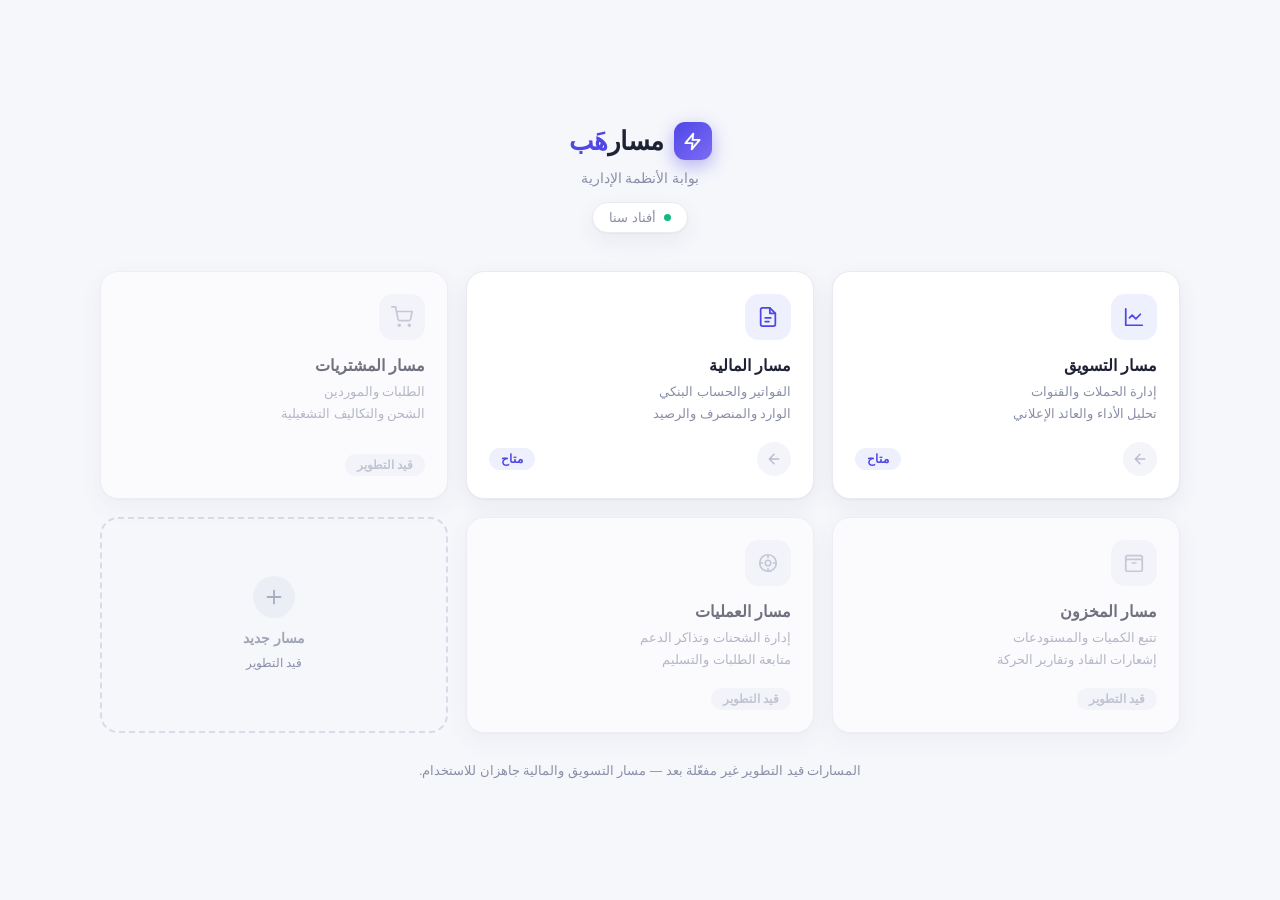
<file: index.html>
<!DOCTYPE html>
<html lang="ar" dir="rtl">
<head>
<meta charset="UTF-8">
<meta name="viewport" content="width=device-width, initial-scale=1">
<title>بوابة الأنظمة الإدارية — أفناد سنا</title>
<link rel="icon" href="data:image/svg+xml,<svg xmlns='http://www.w3.org/2000/svg' viewBox='0 0 100 100'><text y='.9em' font-size='90'>🧭</text></svg>">
<link rel="stylesheet" href="assets/css/hub.css">
</head>
<body>

<main class="hub">

  <header class="hub-head">
    <div class="logo">
      <span class="logo-mark">
        <svg viewBox="0 0 24 24" fill="none" stroke="currentColor" stroke-width="2.4" stroke-linecap="round" stroke-linejoin="round">
          <path d="M13 2 3 14h9l-1 8 10-12h-9l1-8z"/>
        </svg>
      </span>
      <span class="logo-text">مسار<b>هَب</b></span>
    </div>
    <p class="hub-sub">بوابة الأنظمة الإدارية</p>
    <div class="hub-domain"><i class="dot-live"></i>أفناد سنا</div>
  </header>

  <section class="tracks" aria-label="المسارات">

    <!-- التسويق — جاهز -->
    <a class="track ready" href="marketing.html">
      <div class="track-ico">
        <svg viewBox="0 0 24 24" fill="none" stroke="currentColor" stroke-width="1.9" stroke-linecap="round" stroke-linejoin="round">
          <path d="M3 3v18h18"/><path d="m19 9-5 5-4-4-3 3"/>
        </svg>
      </div>
      <h2>مسار التسويق</h2>
      <p>إدارة الحملات والقنوات<br>تحليل الأداء والعائد الإعلاني</p>
      <div class="track-foot">
        <span class="go" aria-hidden="true">
          <svg viewBox="0 0 24 24" fill="none" stroke="currentColor" stroke-width="2.2" stroke-linecap="round" stroke-linejoin="round">
            <path d="M19 12H5M12 19l-7-7 7-7"/>
          </svg>
        </span>
        <span class="badge on">متاح</span>
      </div>
    </a>

    <!-- المالية — ضمن مسار التسويق حالياً -->
    <a class="track ready" href="marketing.html#invoices">
      <div class="track-ico">
        <svg viewBox="0 0 24 24" fill="none" stroke="currentColor" stroke-width="1.9" stroke-linecap="round" stroke-linejoin="round">
          <path d="M14 2H6a2 2 0 0 0-2 2v16a2 2 0 0 0 2 2h12a2 2 0 0 0 2-2V8z"/>
          <path d="M14 2v6h6M9 13h6M9 17h4"/>
        </svg>
      </div>
      <h2>مسار المالية</h2>
      <p>الفواتير والحساب البنكي<br>الوارد والمنصرف والرصيد</p>
      <div class="track-foot">
        <span class="go" aria-hidden="true">
          <svg viewBox="0 0 24 24" fill="none" stroke="currentColor" stroke-width="2.2" stroke-linecap="round" stroke-linejoin="round">
            <path d="M19 12H5M12 19l-7-7 7-7"/>
          </svg>
        </span>
        <span class="badge on">متاح</span>
      </div>
    </a>

    <!-- المشتريات -->
    <div class="track soon" role="group" aria-label="مسار المشتريات — قيد التطوير">
      <div class="track-ico">
        <svg viewBox="0 0 24 24" fill="none" stroke="currentColor" stroke-width="1.9" stroke-linecap="round" stroke-linejoin="round">
          <circle cx="9" cy="21" r="1"/><circle cx="20" cy="21" r="1"/>
          <path d="M1 1h4l2.7 13.4a2 2 0 0 0 2 1.6h9.7a2 2 0 0 0 2-1.6L23 6H6"/>
        </svg>
      </div>
      <h2>مسار المشتريات</h2>
      <p>الطلبات والموردين<br>الشحن والتكاليف التشغيلية</p>
      <div class="track-foot">
        <span class="badge off">قيد التطوير</span>
      </div>
    </div>

    <!-- المخزون -->
    <div class="track soon" role="group" aria-label="مسار المخزون — قيد التطوير">
      <div class="track-ico">
        <svg viewBox="0 0 24 24" fill="none" stroke="currentColor" stroke-width="1.9" stroke-linecap="round" stroke-linejoin="round">
          <rect x="3" y="8" width="18" height="13" rx="2"/>
          <path d="M3 8V6a2 2 0 0 1 2-2h14a2 2 0 0 1 2 2v2M10 12h4"/>
        </svg>
      </div>
      <h2>مسار المخزون</h2>
      <p>تتبع الكميات والمستودعات<br>إشعارات النفاد وتقارير الحركة</p>
      <div class="track-foot">
        <span class="badge off">قيد التطوير</span>
      </div>
    </div>

    <!-- العمليات -->
    <div class="track soon" role="group" aria-label="مسار العمليات — قيد التطوير">
      <div class="track-ico">
        <svg viewBox="0 0 24 24" fill="none" stroke="currentColor" stroke-width="1.9" stroke-linecap="round" stroke-linejoin="round">
          <circle cx="12" cy="12" r="9"/><circle cx="12" cy="12" r="3"/>
          <path d="M12 3v3M12 18v3M3 12h3M18 12h3"/>
        </svg>
      </div>
      <h2>مسار العمليات</h2>
      <p>إدارة الشحنات وتذاكر الدعم<br>متابعة الطلبات والتسليم</p>
      <div class="track-foot">
        <span class="badge off">قيد التطوير</span>
      </div>
    </div>

    <!-- مسار جديد -->
    <div class="track new" role="group" aria-label="مسار جديد قيد التطوير">
      <span class="plus" aria-hidden="true">
        <svg viewBox="0 0 24 24" fill="none" stroke="currentColor" stroke-width="2" stroke-linecap="round">
          <path d="M12 5v14M5 12h14"/>
        </svg>
      </span>
      <h2>مسار جديد</h2>
      <p>قيد التطوير</p>
    </div>

  </section>

  <footer class="hub-foot">
    <p>المسارات قيد التطوير غير مفعّلة بعد — مسار التسويق والمالية جاهزان للاستخدام.</p>
  </footer>

</main>

</body>
</html>
</file>
<file: assets/css/hub.css>
/* ============================================================
   hub.css — بوابة المسارات
   ============================================================ */
:root{
  --brand:#4f46e5;
  --brand-50:#eef0fe;
  --ink:#1f2135;
  --muted:#8a8fa8;
  --line:#e9eaf2;
  --bg:#f6f7fb;
  --card:#fff;
  --shadow:0 1px 2px rgba(24,26,60,.04), 0 8px 24px rgba(24,26,60,.06);
  --shadow-lg:0 18px 48px rgba(24,26,60,.16);
}

*{box-sizing:border-box;margin:0;padding:0}
body{
  font-family:"Tajawal","Segoe UI",Tahoma,Arial,sans-serif;
  background:var(--bg);color:var(--ink);
  -webkit-font-smoothing:antialiased;
  min-height:100vh;display:flex;align-items:center;justify-content:center;padding:40px 20px;
}
a{text-decoration:none;color:inherit}
svg{width:22px;height:22px}

.hub{width:min(1080px,100%)}

/* ---------- الرأس ---------- */
.hub-head{text-align:center;margin-bottom:38px}
.logo{display:inline-flex;align-items:center;gap:10px;margin-bottom:10px}
.logo-mark{
  width:38px;height:38px;border-radius:11px;display:grid;place-items:center;color:#fff;
  background:linear-gradient(140deg,var(--brand),#7c6cf5);
  box-shadow:0 6px 18px rgba(79,70,229,.4);
}
.logo-mark svg{width:19px;height:19px}
.logo-text{font-size:26px;font-weight:800;letter-spacing:-.5px}
.logo-text b{color:var(--brand)}
.hub-sub{font-size:14px;color:var(--muted);margin-bottom:16px}
.hub-domain{
  display:inline-flex;align-items:center;gap:8px;background:#fff;border:1px solid var(--line);
  padding:7px 16px;border-radius:20px;font-size:12.5px;color:var(--muted);box-shadow:var(--shadow);
}
.dot-live{width:7px;height:7px;border-radius:50%;background:#12b981;flex:none}

/* ---------- الشبكة ---------- */
.tracks{display:grid;grid-template-columns:repeat(3,1fr);gap:18px}

.track{
  background:var(--card);border:1px solid var(--line);border-radius:18px;
  padding:22px;min-height:196px;display:flex;flex-direction:column;
  box-shadow:var(--shadow);transition:transform .18s, box-shadow .18s, border-color .18s;
}
.track-ico{
  width:46px;height:46px;border-radius:14px;background:var(--brand-50);color:var(--brand);
  display:grid;place-items:center;margin-bottom:16px;transition:.18s;
}
.track h2{font-size:16px;font-weight:700;margin-bottom:7px}
.track p{font-size:12.5px;color:var(--muted);line-height:1.75;flex:1}
.track-foot{display:flex;align-items:center;justify-content:space-between;margin-top:16px}

.badge{font-size:11.5px;font-weight:700;padding:4px 12px;border-radius:20px}
.badge.on{background:var(--brand-50);color:var(--brand)}
.badge.off{background:#f2f3f8;color:#a0a4b8}

.go{
  width:34px;height:34px;border-radius:50%;display:grid;place-items:center;
  background:#f4f5fa;color:#b9bcd0;transition:.18s;
}
.go svg{width:16px;height:16px}

/* المتاحة */
.track.ready{cursor:pointer}
.track.ready:hover{
  transform:translateY(-4px);box-shadow:var(--shadow-lg);border-color:#d5d7ea;
}
.track.ready:hover .go{background:var(--brand);color:#fff}
.track.ready:hover .track-ico{background:var(--brand);color:#fff}
.track.ready:focus-visible{outline:3px solid var(--brand-50);outline-offset:3px}

/* قيد التطوير */
.track.soon{opacity:.62}
.track.soon .track-ico{background:#f2f3f8;color:#a8adc2}

/* بطاقة الإضافة */
.track.new{
  border:2px dashed #d9dbe9;background:transparent;box-shadow:none;
  align-items:center;justify-content:center;text-align:center;
}
.track.new .plus{
  width:42px;height:42px;border-radius:50%;background:#eceef6;color:#a8adc2;
  display:grid;place-items:center;margin-bottom:12px;
}
.track.new h2{font-size:14px;color:#a0a4b8;font-weight:600}
.track.new p{flex:none;font-size:12px}

/* ---------- التذييل ---------- */
.hub-foot{text-align:center;margin-top:30px}
.hub-foot p{font-size:12.5px;color:var(--muted)}

/* ---------- الاستجابة ---------- */
@media(max-width:880px){
  .tracks{grid-template-columns:repeat(2,1fr)}
}
@media(max-width:560px){
  .tracks{grid-template-columns:1fr}
  body{padding:28px 16px}
  .track{min-height:auto}
}
</file>
